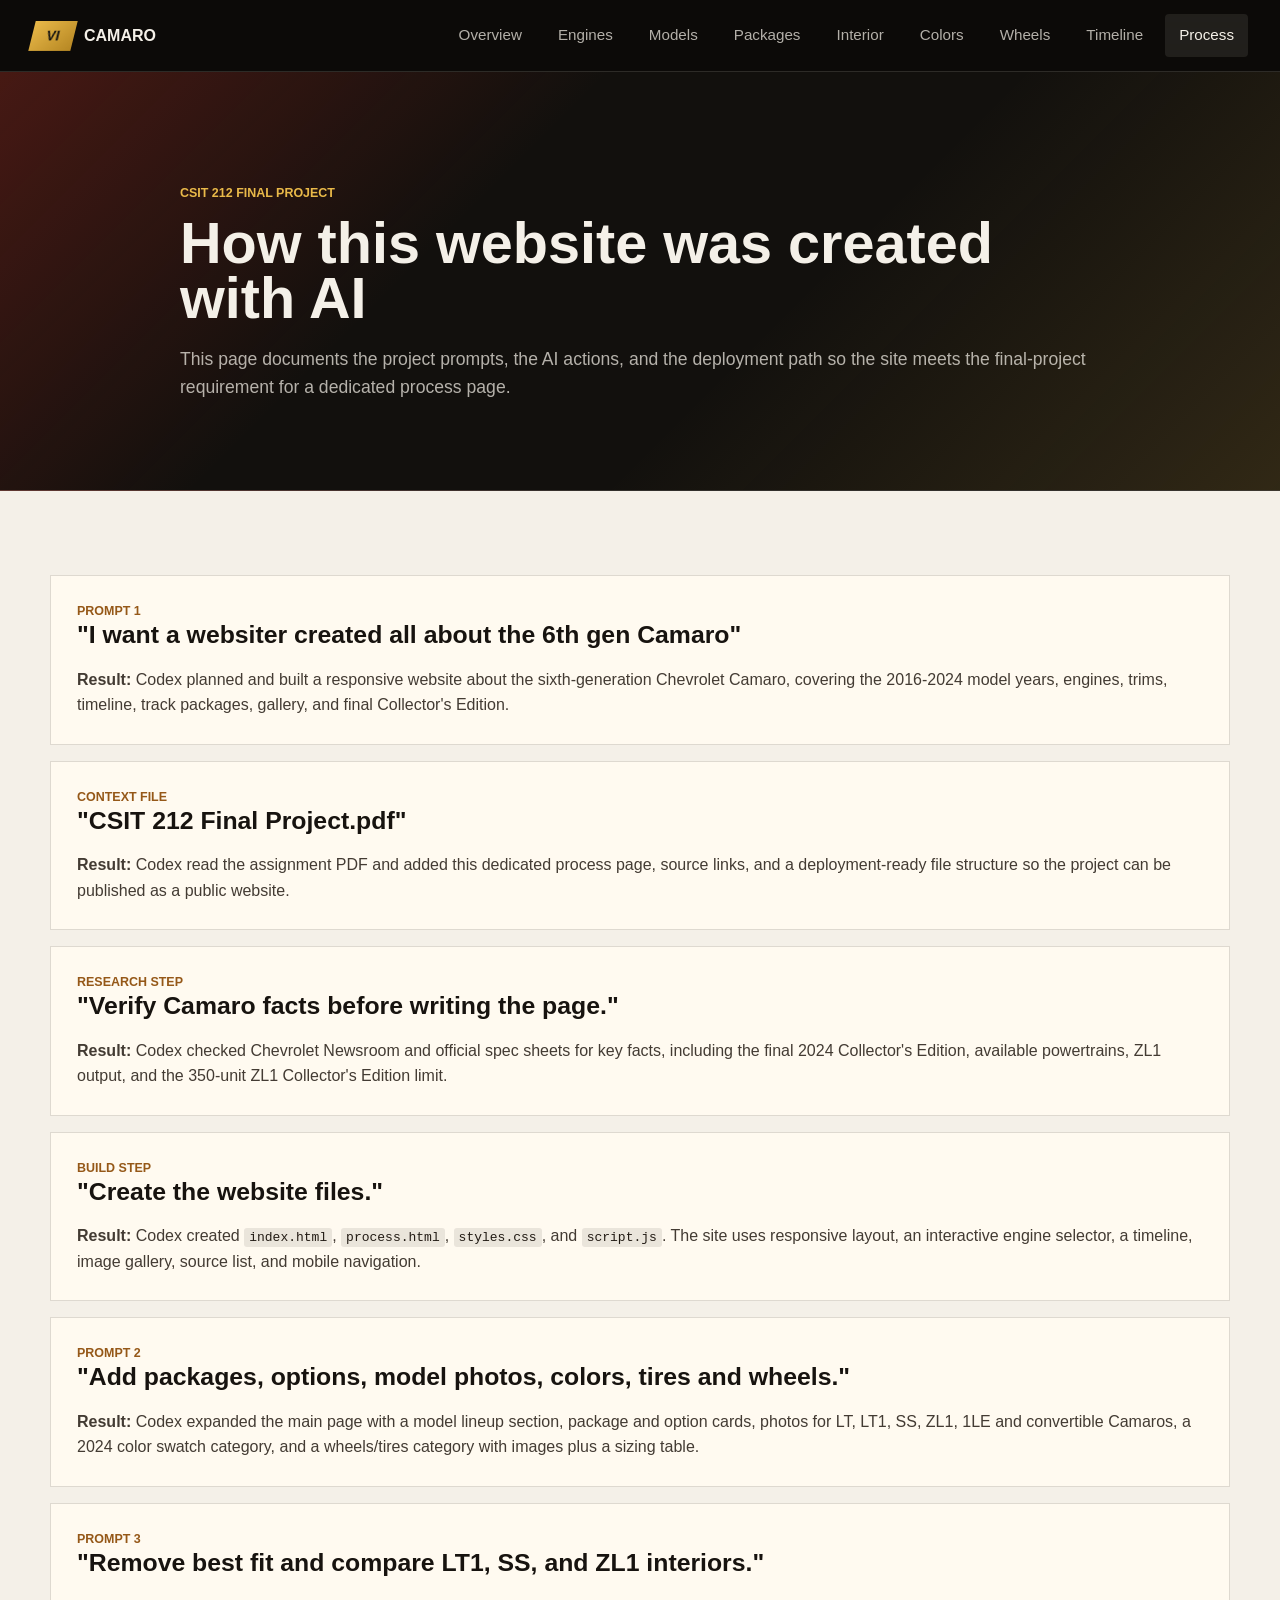
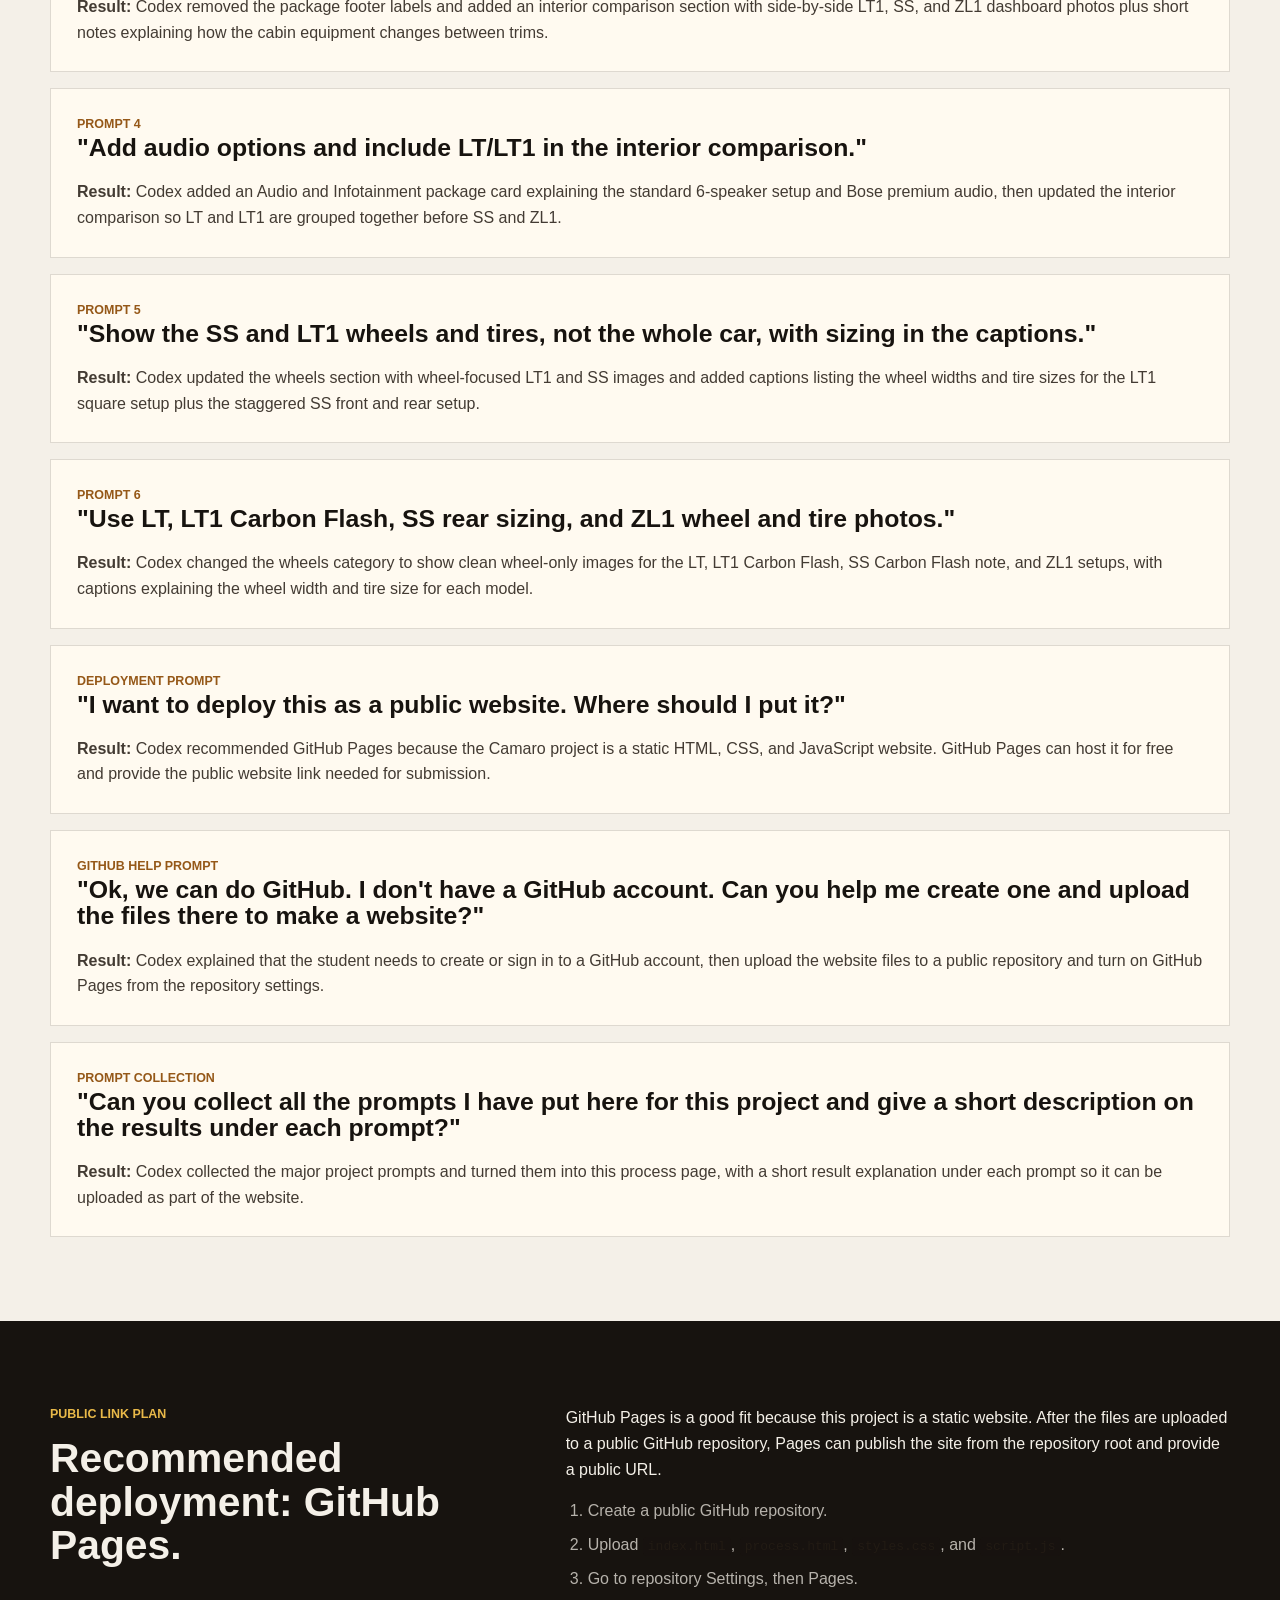
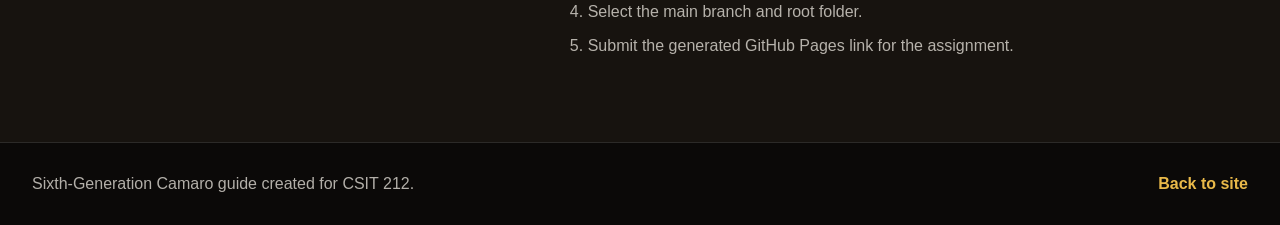
<file: process.html>
<!DOCTYPE html>
<html lang="en">
<head>
  <meta charset="UTF-8">
  <meta name="viewport" content="width=device-width, initial-scale=1.0">
  <title>Project Process | Sixth-Generation Camaro</title>
  <meta name="description" content="Prompt and process page for the CSIT 212 sixth-generation Camaro website project.">
  <link rel="stylesheet" href="styles.css?v=wheel-fix-2">
</head>
<body>
  <header class="site-header">
    <a class="brand" href="index.html" aria-label="Sixth-generation Camaro home">
      <span class="brand-mark">VI</span>
      <span>Camaro</span>
    </a>
    <button class="nav-toggle" type="button" aria-expanded="false" aria-controls="main-nav">
      <span></span>
      <span></span>
      <span></span>
      <span class="sr-only">Menu</span>
    </button>
    <nav id="main-nav" class="site-nav" aria-label="Primary navigation">
      <a href="index.html#overview">Overview</a>
      <a href="index.html#engines">Engines</a>
      <a href="index.html#models">Models</a>
      <a href="index.html#packages">Packages</a>
      <a href="index.html#interior">Interior</a>
      <a href="index.html#colors">Colors</a>
      <a href="index.html#wheels">Wheels</a>
      <a href="index.html#timeline">Timeline</a>
      <a href="process.html" aria-current="page">Process</a>
    </nav>
  </header>

  <main>
    <section class="process-hero">
      <div class="section-inner">
        <p class="eyebrow">CSIT 212 final project</p>
        <h1>How this website was created with AI</h1>
        <p>This page documents the project prompts, the AI actions, and the deployment path so the site meets the final-project requirement for a dedicated process page.</p>
      </div>
    </section>

    <section class="section process-band">
      <div class="section-inner">
        <div class="prompt-list">
          <article class="prompt-card">
            <p class="eyebrow">Prompt 1</p>
            <h2>"I want a websiter created all about the 6th gen Camaro"</h2>
            <p><strong>Result:</strong> Codex planned and built a responsive website about the sixth-generation Chevrolet Camaro, covering the 2016-2024 model years, engines, trims, timeline, track packages, gallery, and final Collector's Edition.</p>
          </article>

          <article class="prompt-card">
            <p class="eyebrow">Context file</p>
            <h2>"CSIT 212 Final Project.pdf"</h2>
            <p><strong>Result:</strong> Codex read the assignment PDF and added this dedicated process page, source links, and a deployment-ready file structure so the project can be published as a public website.</p>
          </article>

          <article class="prompt-card">
            <p class="eyebrow">Research step</p>
            <h2>"Verify Camaro facts before writing the page."</h2>
            <p><strong>Result:</strong> Codex checked Chevrolet Newsroom and official spec sheets for key facts, including the final 2024 Collector's Edition, available powertrains, ZL1 output, and the 350-unit ZL1 Collector's Edition limit.</p>
          </article>

          <article class="prompt-card">
            <p class="eyebrow">Build step</p>
            <h2>"Create the website files."</h2>
            <p><strong>Result:</strong> Codex created <code>index.html</code>, <code>process.html</code>, <code>styles.css</code>, and <code>script.js</code>. The site uses responsive layout, an interactive engine selector, a timeline, image gallery, source list, and mobile navigation.</p>
          </article>

          <article class="prompt-card">
            <p class="eyebrow">Prompt 2</p>
            <h2>"Add packages, options, model photos, colors, tires and wheels."</h2>
            <p><strong>Result:</strong> Codex expanded the main page with a model lineup section, package and option cards, photos for LT, LT1, SS, ZL1, 1LE and convertible Camaros, a 2024 color swatch category, and a wheels/tires category with images plus a sizing table.</p>
          </article>

          <article class="prompt-card">
            <p class="eyebrow">Prompt 3</p>
            <h2>"Remove best fit and compare LT1, SS, and ZL1 interiors."</h2>
            <p><strong>Result:</strong> Codex removed the package footer labels and added an interior comparison section with side-by-side LT1, SS, and ZL1 dashboard photos plus short notes explaining how the cabin equipment changes between trims.</p>
          </article>

          <article class="prompt-card">
            <p class="eyebrow">Prompt 4</p>
            <h2>"Add audio options and include LT/LT1 in the interior comparison."</h2>
            <p><strong>Result:</strong> Codex added an Audio and Infotainment package card explaining the standard 6-speaker setup and Bose premium audio, then updated the interior comparison so LT and LT1 are grouped together before SS and ZL1.</p>
          </article>

          <article class="prompt-card">
            <p class="eyebrow">Prompt 5</p>
            <h2>"Show the SS and LT1 wheels and tires, not the whole car, with sizing in the captions."</h2>
            <p><strong>Result:</strong> Codex updated the wheels section with wheel-focused LT1 and SS images and added captions listing the wheel widths and tire sizes for the LT1 square setup plus the staggered SS front and rear setup.</p>
          </article>

          <article class="prompt-card">
            <p class="eyebrow">Prompt 6</p>
            <h2>"Use LT, LT1 Carbon Flash, SS rear sizing, and ZL1 wheel and tire photos."</h2>
            <p><strong>Result:</strong> Codex changed the wheels category to show clean wheel-only images for the LT, LT1 Carbon Flash, SS Carbon Flash note, and ZL1 setups, with captions explaining the wheel width and tire size for each model.</p>
          </article>

          <article class="prompt-card">
            <p class="eyebrow">Deployment prompt</p>
            <h2>"I want to deploy this as a public website. Where should I put it?"</h2>
            <p><strong>Result:</strong> Codex recommended GitHub Pages because the Camaro project is a static HTML, CSS, and JavaScript website. GitHub Pages can host it for free and provide the public website link needed for submission.</p>
          </article>

          <article class="prompt-card">
            <p class="eyebrow">GitHub help prompt</p>
            <h2>"Ok, we can do GitHub. I don't have a GitHub account. Can you help me create one and upload the files there to make a website?"</h2>
            <p><strong>Result:</strong> Codex explained that the student needs to create or sign in to a GitHub account, then upload the website files to a public repository and turn on GitHub Pages from the repository settings.</p>
          </article>

          <article class="prompt-card">
            <p class="eyebrow">Prompt collection</p>
            <h2>"Can you collect all the prompts I have put here for this project and give a short description on the results under each prompt?"</h2>
            <p><strong>Result:</strong> Codex collected the major project prompts and turned them into this process page, with a short result explanation under each prompt so it can be uploaded as part of the website.</p>
          </article>
        </div>
      </div>
    </section>

    <section class="section deploy-band">
      <div class="section-inner two-column">
        <div>
          <p class="eyebrow">Public link plan</p>
          <h2>Recommended deployment: GitHub Pages.</h2>
        </div>
        <div class="lede">
          <p>GitHub Pages is a good fit because this project is a static website. After the files are uploaded to a public GitHub repository, Pages can publish the site from the repository root and provide a public URL.</p>
          <ol class="deploy-steps">
            <li>Create a public GitHub repository.</li>
            <li>Upload <code>index.html</code>, <code>process.html</code>, <code>styles.css</code>, and <code>script.js</code>.</li>
            <li>Go to repository Settings, then Pages.</li>
            <li>Select the main branch and root folder.</li>
            <li>Submit the generated GitHub Pages link for the assignment.</li>
          </ol>
        </div>
      </div>
    </section>
  </main>

  <footer class="site-footer">
    <p>Sixth-Generation Camaro guide created for CSIT 212.</p>
    <a href="index.html">Back to site</a>
  </footer>

  <script src="script.js"></script>
</body>
</html>
</file>
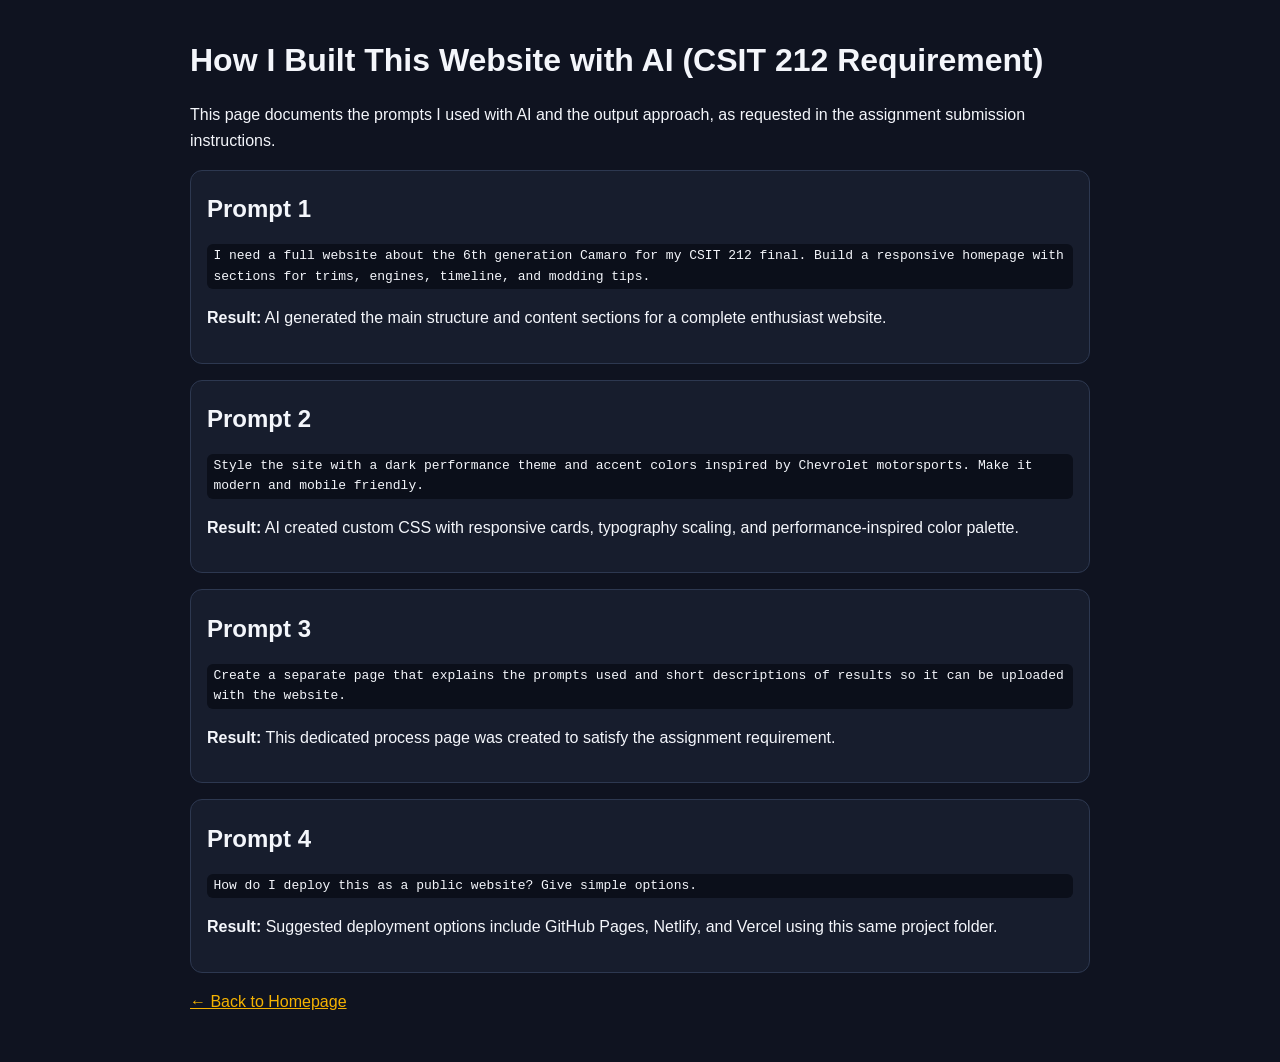
<file: prompts.html>
<!doctype html>
<html lang="en">
<head>
  <meta charset="UTF-8" />
  <meta name="viewport" content="width=device-width, initial-scale=1.0" />
  <title>Prompt Process • 6th Gen Camaro Hub</title>
  <style>
    body{margin:0;font-family:Arial,sans-serif;background:#0f1320;color:#f4f6fb;line-height:1.6}
    .wrap{width:min(900px,92%);margin:0 auto;padding:2rem 0}
    h1,h2{margin:.2rem 0 1rem}
    .card{background:#171d2d;border:1px solid #2d3850;border-radius:12px;padding:1rem;margin:1rem 0}
    code{background:#0b0f1a;padding:.1rem .4rem;border-radius:6px;display:block;white-space:pre-wrap}
    a{color:#f5b301}
  </style>
</head>
<body>
  <main class="wrap">
    <h1>How I Built This Website with AI (CSIT 212 Requirement)</h1>
    <p>This page documents the prompts I used with AI and the output approach, as requested in the assignment submission instructions.</p>

    <div class="card">
      <h2>Prompt 1</h2>
      <code>I need a full website about the 6th generation Camaro for my CSIT 212 final. Build a responsive homepage with sections for trims, engines, timeline, and modding tips.</code>
      <p><strong>Result:</strong> AI generated the main structure and content sections for a complete enthusiast website.</p>
    </div>

    <div class="card">
      <h2>Prompt 2</h2>
      <code>Style the site with a dark performance theme and accent colors inspired by Chevrolet motorsports. Make it modern and mobile friendly.</code>
      <p><strong>Result:</strong> AI created custom CSS with responsive cards, typography scaling, and performance-inspired color palette.</p>
    </div>

    <div class="card">
      <h2>Prompt 3</h2>
      <code>Create a separate page that explains the prompts used and short descriptions of results so it can be uploaded with the website.</code>
      <p><strong>Result:</strong> This dedicated process page was created to satisfy the assignment requirement.</p>
    </div>

    <div class="card">
      <h2>Prompt 4</h2>
      <code>How do I deploy this as a public website? Give simple options.</code>
      <p><strong>Result:</strong> Suggested deployment options include GitHub Pages, Netlify, and Vercel using this same project folder.</p>
    </div>

    <p><a href="index.html">← Back to Homepage</a></p>
  </main>
</body>
</html>
</file>
<file: styles.css>
:root {
  color-scheme: dark;
  --coal: #0d0b09;
  --ink: #17130f;
  --charcoal: #24201a;
  --steel: #8a9397;
  --silver: #d7d9d6;
  --paper: #f4f0e8;
  --red: #cf2f24;
  --gold: #e9b949;
  --blue: #2f75c8;
  --line: rgba(244, 240, 232, 0.14);
  --soft: rgba(244, 240, 232, 0.72);
  --shadow: 0 24px 70px rgba(0, 0, 0, 0.36);
}

* {
  box-sizing: border-box;
}

html {
  scroll-behavior: smooth;
  scroll-padding-top: 82px;
}

body {
  margin: 0;
  background: var(--coal);
  color: var(--paper);
  font-family: Arial, Helvetica, sans-serif;
  line-height: 1.6;
}

img {
  display: block;
  max-width: 100%;
}

a {
  color: inherit;
}

button,
a {
  -webkit-tap-highlight-color: transparent;
}

.sr-only {
  position: absolute;
  width: 1px;
  height: 1px;
  padding: 0;
  margin: -1px;
  overflow: hidden;
  clip: rect(0, 0, 0, 0);
  white-space: nowrap;
  border: 0;
}

.site-header {
  position: sticky;
  top: 0;
  z-index: 20;
  display: flex;
  align-items: center;
  justify-content: space-between;
  min-height: 72px;
  padding: 0 32px;
  background: rgba(13, 11, 9, 0.88);
  border-bottom: 1px solid var(--line);
  backdrop-filter: blur(18px);
}

.brand {
  display: inline-flex;
  align-items: center;
  gap: 10px;
  color: var(--paper);
  font-size: 1rem;
  font-weight: 800;
  text-decoration: none;
  text-transform: uppercase;
}

.brand-mark {
  display: grid;
  place-items: center;
  width: 42px;
  height: 30px;
  background: linear-gradient(135deg, var(--gold), #b68723);
  color: #111;
  font-size: 0.85rem;
  font-weight: 900;
  transform: skewX(-14deg);
}

.site-nav {
  display: flex;
  align-items: center;
  gap: 8px;
}

.site-nav a {
  min-height: 40px;
  padding: 9px 14px;
  border-radius: 4px;
  color: var(--soft);
  font-size: 0.95rem;
  text-decoration: none;
}

.site-nav a:hover,
.site-nav a:focus-visible,
.site-nav a[aria-current="page"] {
  background: rgba(244, 240, 232, 0.09);
  color: var(--paper);
  outline: none;
}

.nav-toggle {
  display: none;
  width: 44px;
  height: 44px;
  padding: 0;
  border: 1px solid var(--line);
  border-radius: 4px;
  background: rgba(244, 240, 232, 0.04);
  cursor: pointer;
}

.nav-toggle span:not(.sr-only) {
  display: block;
  width: 20px;
  height: 2px;
  margin: 5px auto;
  background: var(--paper);
}

.hero {
  position: relative;
  min-height: 82vh;
  display: grid;
  align-items: end;
  padding: 80px 32px 32px;
  overflow: hidden;
  isolation: isolate;
}

.hero-media {
  position: absolute;
  inset: 0;
  z-index: -2;
  background:
    linear-gradient(90deg, rgba(13, 11, 9, 0.96) 0%, rgba(13, 11, 9, 0.78) 38%, rgba(13, 11, 9, 0.18) 76%),
    linear-gradient(0deg, rgba(13, 11, 9, 0.96) 0%, rgba(13, 11, 9, 0.06) 54%),
    url("https://upload.wikimedia.org/wikipedia/commons/thumb/5/5e/2019_Chevrolet_Camaro_SS_front_NYIAS_2019.jpg/1280px-2019_Chevrolet_Camaro_SS_front_NYIAS_2019.jpg") center right / cover no-repeat;
}

.hero::after {
  content: "";
  position: absolute;
  inset: auto 0 0;
  height: 7px;
  background: linear-gradient(90deg, var(--red), var(--gold), var(--blue));
}

.hero-content {
  width: min(820px, 100%);
  margin-bottom: 44px;
}

.eyebrow {
  margin: 0 0 12px;
  color: var(--gold);
  font-size: 0.78rem;
  font-weight: 800;
  text-transform: uppercase;
}

h1,
h2,
h3,
p {
  margin-top: 0;
}

h1 {
  margin-bottom: 18px;
  font-size: 4.5rem;
  line-height: 0.96;
  letter-spacing: 0;
}

h2 {
  margin-bottom: 18px;
  font-size: 2.55rem;
  line-height: 1.06;
  letter-spacing: 0;
}

h3 {
  margin-bottom: 10px;
  font-size: 1.25rem;
  line-height: 1.2;
  letter-spacing: 0;
}

.hero-copy {
  max-width: 680px;
  color: var(--soft);
  font-size: 1.18rem;
}

.hero-actions {
  display: flex;
  flex-wrap: wrap;
  gap: 12px;
  margin-top: 28px;
}

.button {
  display: inline-flex;
  align-items: center;
  justify-content: center;
  min-height: 46px;
  padding: 11px 18px;
  border: 1px solid transparent;
  border-radius: 4px;
  font-weight: 800;
  text-decoration: none;
}

.button.primary {
  background: var(--red);
  color: #fff;
}

.button.ghost {
  border-color: rgba(244, 240, 232, 0.34);
  background: rgba(13, 11, 9, 0.34);
  color: var(--paper);
}

.hero-stats {
  display: grid;
  grid-template-columns: repeat(3, minmax(0, 1fr));
  gap: 1px;
  width: min(920px, 100%);
  margin: 0;
  background: var(--line);
  border: 1px solid var(--line);
  box-shadow: var(--shadow);
}

.hero-stats div {
  min-height: 112px;
  padding: 18px;
  background: rgba(13, 11, 9, 0.78);
}

dt {
  color: var(--steel);
  font-size: 0.82rem;
  font-weight: 800;
  text-transform: uppercase;
}

dd {
  margin: 4px 0 0;
  color: var(--paper);
  font-size: 1.45rem;
  font-weight: 900;
}

.section {
  padding: 84px 32px;
}

.section-inner {
  width: min(1180px, 100%);
  margin: 0 auto;
}

.two-column {
  display: grid;
  grid-template-columns: minmax(0, 0.82fr) minmax(0, 1.18fr);
  gap: 54px;
  align-items: start;
}

.intro-band,
.source-band {
  background: var(--paper);
  color: var(--ink);
}

.intro-band .eyebrow,
.source-band .eyebrow {
  color: #955818;
}

.intro-band .lede,
.source-band a {
  color: #433b33;
}

.lede p:last-child {
  margin-bottom: 0;
}

.section-heading {
  max-width: 760px;
  margin-bottom: 34px;
}

.section-heading p:not(.eyebrow) {
  color: var(--soft);
  font-size: 1.05rem;
}

.engine-band {
  background:
    linear-gradient(135deg, rgba(207, 47, 36, 0.13), transparent 32%),
    linear-gradient(315deg, rgba(47, 117, 200, 0.16), transparent 40%),
    #12100d;
}

.engine-tabs {
  display: grid;
  grid-template-columns: repeat(4, minmax(0, 1fr));
  gap: 8px;
  margin-bottom: 18px;
}

.tab-button {
  min-height: 48px;
  border: 1px solid var(--line);
  border-radius: 4px;
  background: rgba(244, 240, 232, 0.05);
  color: var(--soft);
  font: inherit;
  font-weight: 800;
  cursor: pointer;
}

.tab-button:hover,
.tab-button:focus-visible,
.tab-button.active {
  background: var(--gold);
  color: #14100b;
  outline: none;
}

.engine-detail {
  display: grid;
  grid-template-columns: minmax(0, 1.2fr) minmax(320px, 0.8fr);
  gap: 28px;
  align-items: stretch;
  min-height: 250px;
  padding: 28px;
  border: 1px solid var(--line);
  background: rgba(244, 240, 232, 0.06);
}

.engine-detail p {
  color: var(--soft);
}

.engine-specs {
  display: grid;
  grid-template-columns: 1fr;
  gap: 1px;
  margin: 0;
  background: var(--line);
}

.engine-specs div {
  min-height: 70px;
  padding: 14px;
  background: #17130f;
}

.power-chart {
  display: grid;
  gap: 14px;
  margin-top: 30px;
}

.bar-row {
  display: grid;
  grid-template-columns: 140px minmax(0, 1fr) 76px;
  gap: 16px;
  align-items: center;
}

.bar-row > span {
  color: var(--soft);
  font-weight: 800;
}

.bar-row strong {
  text-align: right;
}

.bar-track {
  height: 16px;
  background: rgba(244, 240, 232, 0.1);
  overflow: hidden;
}

.bar-track span {
  display: block;
  width: var(--bar);
  height: 100%;
  background: linear-gradient(90deg, var(--red), var(--gold));
}

.trim-band {
  background: #18130f;
}

.trim-grid {
  display: grid;
  grid-template-columns: repeat(4, minmax(0, 1fr));
  gap: 1px;
  background: var(--line);
  border: 1px solid var(--line);
}

.trim-card {
  min-height: 264px;
  padding: 24px;
  background: #100e0b;
}

.trim-card span {
  display: inline-grid;
  place-items: center;
  min-width: 58px;
  min-height: 32px;
  margin-bottom: 22px;
  border-left: 4px solid var(--red);
  background: rgba(244, 240, 232, 0.08);
  color: var(--gold);
  font-weight: 900;
}

.trim-card p {
  color: var(--soft);
}

.packages-band {
  background:
    linear-gradient(135deg, rgba(233, 185, 73, 0.1), transparent 34%),
    #100e0b;
}

.package-layout {
  display: grid;
  grid-template-columns: repeat(3, minmax(0, 1fr));
  gap: 14px;
}

.package-card {
  min-height: 220px;
  display: flex;
  flex-direction: column;
  gap: 14px;
  padding: 22px;
  border: 1px solid var(--line);
  background: rgba(244, 240, 232, 0.06);
}

.package-card p {
  margin-bottom: 0;
  color: var(--soft);
}

.featured-package {
  background:
    linear-gradient(135deg, rgba(207, 47, 36, 0.25), rgba(244, 240, 232, 0.06));
  border-color: rgba(233, 185, 73, 0.35);
}

.audio-package {
  border-color: rgba(47, 117, 200, 0.34);
  background:
    linear-gradient(135deg, rgba(47, 117, 200, 0.22), rgba(244, 240, 232, 0.06));
}

.interior-band {
  background:
    linear-gradient(135deg, rgba(47, 117, 200, 0.14), transparent 32%),
    #15110e;
}

.interior-grid {
  display: grid;
  grid-template-columns: repeat(3, minmax(0, 1fr));
  gap: 18px;
}

.interior-grid figure {
  margin: 0;
  border: 1px solid var(--line);
  background: rgba(244, 240, 232, 0.06);
}

.interior-grid img {
  width: 100%;
  height: 250px;
  object-fit: cover;
  background: #24201a;
}

.interior-grid figcaption {
  display: grid;
  gap: 6px;
  min-height: 170px;
  padding: 16px;
  color: var(--soft);
}

.interior-grid figcaption strong {
  color: var(--paper);
  font-size: 1.06rem;
}

.interior-notes {
  display: grid;
  grid-template-columns: repeat(3, minmax(0, 1fr));
  gap: 1px;
  margin-top: 24px;
  background: var(--line);
  border: 1px solid var(--line);
}

.interior-notes div {
  min-height: 108px;
  padding: 18px;
  background: rgba(13, 11, 9, 0.7);
}

.interior-notes strong,
.interior-notes span {
  display: block;
}

.interior-notes strong {
  color: var(--gold);
  font-size: 1.08rem;
}

.interior-notes span {
  margin-top: 6px;
  color: var(--soft);
}

.model-photo-band {
  background: var(--paper);
  color: var(--ink);
}

.model-photo-band .eyebrow {
  color: #955818;
}

.model-photo-band .section-heading p:not(.eyebrow) {
  color: #544a3d;
}

.model-gallery {
  display: grid;
  grid-template-columns: repeat(3, minmax(0, 1fr));
  gap: 18px;
}

.model-gallery figure {
  margin: 0;
  border: 1px solid rgba(23, 19, 15, 0.14);
  background: #fffaf0;
}

.model-gallery img {
  width: 100%;
  height: 270px;
  object-fit: cover;
  background: #ddd7cc;
}

.model-gallery figcaption {
  display: grid;
  gap: 4px;
  min-height: 102px;
  padding: 15px;
  color: #4c4337;
}

.model-gallery figcaption strong {
  color: var(--ink);
  font-size: 1.05rem;
}

.colors-band {
  background:
    linear-gradient(135deg, rgba(47, 117, 200, 0.14), transparent 32%),
    #17130f;
}

.color-grid {
  display: grid;
  grid-template-columns: repeat(4, minmax(0, 1fr));
  gap: 12px;
}

.paint-chip {
  min-height: 156px;
  padding: 14px;
  border: 1px solid var(--line);
  background: rgba(244, 240, 232, 0.06);
}

.paint-chip span {
  display: block;
  height: 66px;
  margin-bottom: 14px;
  border: 1px solid rgba(244, 240, 232, 0.18);
  background:
    linear-gradient(135deg, rgba(255, 255, 255, 0.35), transparent 38%),
    var(--paint);
}

.paint-chip.light-paint span {
  border-color: rgba(23, 19, 15, 0.22);
}

.paint-chip strong,
.paint-chip small {
  display: block;
}

.paint-chip strong {
  color: var(--paper);
  line-height: 1.2;
}

.paint-chip small {
  margin-top: 6px;
  color: var(--steel);
  font-weight: 800;
}

.wheels-band {
  background: var(--paper);
  color: var(--ink);
}

.wheels-band .eyebrow {
  color: #955818;
}

.wheels-band .section-heading p:not(.eyebrow) {
  color: #544a3d;
}

.wheel-photo-grid {
  display: grid;
  grid-template-columns: repeat(4, minmax(0, 1fr));
  gap: 18px;
  margin-bottom: 26px;
}

.wheel-photo-grid figure {
  margin: 0;
  border: 1px solid rgba(23, 19, 15, 0.14);
  background: #fffaf0;
}

.wheel-photo-grid .wheel-photo {
  display: block;
  width: 100%;
  aspect-ratio: 1 / 1;
  height: auto;
  object-fit: cover;
  object-position: var(--wheel-position, center);
  background-color: #ddd7cc;
}

.wheel-crop-lt {
  --wheel-position: 25% 82%;
}

.wheel-crop-lt1-carbon {
  --wheel-position: 30% 87%;
}

.wheel-crop-ss-carbon {
  --wheel-position: 35% 87%;
}

.wheel-crop-zl1 {
  --wheel-position: 36% 89%;
}

.wheel-photo-grid figcaption {
  display: grid;
  gap: 5px;
  align-content: start;
  min-height: 132px;
  padding: 14px;
  color: #4c4337;
}

.wheel-photo-grid figcaption strong {
  color: var(--ink);
}

.wheel-photo-grid figcaption span {
  display: block;
}

.wheel-table-wrap {
  overflow-x: auto;
  border: 1px solid rgba(23, 19, 15, 0.14);
  background: #fffaf0;
}

.wheel-table {
  width: 100%;
  min-width: 820px;
  border-collapse: collapse;
}

.wheel-table caption {
  padding: 16px;
  color: var(--ink);
  font-weight: 900;
  text-align: left;
}

.wheel-table th,
.wheel-table td {
  padding: 14px 16px;
  border-top: 1px solid rgba(23, 19, 15, 0.12);
  color: #433b33;
  text-align: left;
  vertical-align: top;
}

.wheel-table thead th,
.wheel-table tbody th {
  color: var(--ink);
}

.timeline-band {
  background: var(--paper);
  color: var(--ink);
}

.timeline-band .eyebrow {
  color: #955818;
}

.timeline {
  position: relative;
  display: grid;
  grid-template-columns: repeat(3, minmax(0, 1fr));
  gap: 1px;
  padding: 0;
  margin: 0;
  list-style: none;
  background: rgba(23, 19, 15, 0.16);
  border: 1px solid rgba(23, 19, 15, 0.12);
}

.timeline li {
  min-height: 230px;
  padding: 24px;
  background: #fffaf0;
}

.timeline time {
  display: inline-block;
  margin-bottom: 12px;
  color: var(--red);
  font-weight: 900;
}

.timeline strong {
  display: block;
  color: var(--ink);
  font-size: 1.15rem;
}

.timeline p {
  margin-bottom: 0;
  color: #544a3d;
}

.collector-band {
  position: relative;
  min-height: 620px;
  display: grid;
  align-items: center;
  overflow: hidden;
}

.collector-image {
  position: absolute;
  inset: 0;
  background:
    linear-gradient(90deg, rgba(13, 11, 9, 0.97), rgba(13, 11, 9, 0.72) 42%, rgba(13, 11, 9, 0.18)),
    url("https://upload.wikimedia.org/wikipedia/commons/thumb/8/83/Chevrolet_Camaro_ZL1.jpg/1280px-Chevrolet_Camaro_ZL1.jpg") center right / cover no-repeat;
  filter: saturate(0.75) contrast(1.05);
}

.collector-content {
  position: relative;
}

.collector-content h2,
.collector-content p {
  max-width: 720px;
}

.collector-content p:not(.eyebrow) {
  color: var(--soft);
}

.collector-facts {
  display: grid;
  grid-template-columns: repeat(3, minmax(0, 1fr));
  gap: 1px;
  width: min(760px, 100%);
  margin-top: 28px;
  background: var(--line);
  border: 1px solid var(--line);
}

.collector-facts div {
  min-height: 112px;
  padding: 18px;
  background: rgba(13, 11, 9, 0.78);
}

.collector-facts strong {
  display: block;
  color: var(--gold);
  font-size: 1.7rem;
}

.collector-facts span {
  color: var(--soft);
}

.gallery-band {
  background: #161310;
}

.gallery-grid {
  display: grid;
  grid-template-columns: 1.1fr 0.9fr 0.9fr;
  gap: 18px;
}

.gallery-grid figure {
  margin: 0;
  background: rgba(244, 240, 232, 0.06);
  border: 1px solid var(--line);
}

.gallery-grid img {
  width: 100%;
  height: 310px;
  object-fit: cover;
  background: #24201a;
}

.gallery-grid figure:first-child img {
  height: 420px;
}

.gallery-grid figcaption {
  min-height: 76px;
  padding: 14px 16px;
  color: var(--soft);
  font-size: 0.95rem;
}

.sources {
  display: grid;
  grid-template-columns: minmax(0, 0.8fr) minmax(0, 1.2fr);
  gap: 36px;
}

.sources ul {
  margin: 0;
  padding-left: 20px;
}

.sources li + li {
  margin-top: 10px;
}

.site-footer {
  display: flex;
  justify-content: space-between;
  gap: 20px;
  padding: 28px 32px;
  border-top: 1px solid var(--line);
  background: #0b0908;
  color: var(--soft);
}

.site-footer p {
  margin: 0;
}

.site-footer a {
  color: var(--gold);
  font-weight: 800;
  text-decoration: none;
}

.process-hero {
  padding: 112px 32px 72px;
  background:
    linear-gradient(135deg, rgba(207, 47, 36, 0.28), transparent 36%),
    linear-gradient(315deg, rgba(233, 185, 73, 0.14), transparent 40%),
    #12100d;
  border-bottom: 1px solid var(--line);
}

.process-hero .section-inner {
  max-width: 920px;
}

.process-hero h1 {
  font-size: 3.6rem;
}

.process-hero p:not(.eyebrow) {
  color: var(--soft);
  font-size: 1.1rem;
}

.process-band {
  background: var(--paper);
  color: var(--ink);
}

.prompt-list {
  display: grid;
  gap: 16px;
}

.prompt-card {
  padding: 26px;
  border: 1px solid rgba(23, 19, 15, 0.14);
  background: #fffaf0;
}

.prompt-card .eyebrow {
  color: #955818;
}

.prompt-card h2 {
  font-size: 1.55rem;
}

.prompt-card p {
  margin-bottom: 0;
  color: #433b33;
}

.prompt-card code,
.deploy-steps code {
  padding: 2px 5px;
  border-radius: 3px;
  background: rgba(23, 19, 15, 0.09);
  color: #221b14;
}

.deploy-band {
  background: #17130f;
}

.deploy-steps {
  margin: 16px 0 0;
  padding-left: 22px;
  color: var(--soft);
}

.deploy-steps li + li {
  margin-top: 8px;
}

@media (max-width: 980px) {
  .site-header {
    padding: 0 20px;
  }

  .nav-toggle {
    display: block;
  }

  .site-nav {
    position: absolute;
    left: 0;
    right: 0;
    top: 72px;
    display: none;
    grid-template-columns: 1fr;
    padding: 10px 20px 18px;
    background: rgba(13, 11, 9, 0.98);
    border-bottom: 1px solid var(--line);
  }

  .site-nav.open {
    display: grid;
  }

  h1,
  .process-hero h1 {
    font-size: 3.2rem;
  }

  h2 {
    font-size: 2.1rem;
  }

  .two-column,
  .engine-detail,
  .sources {
    grid-template-columns: 1fr;
  }

  .engine-tabs,
  .trim-grid,
  .package-layout,
  .interior-grid,
  .interior-notes,
  .model-gallery,
  .color-grid,
  .wheel-photo-grid,
  .timeline,
  .collector-facts,
  .gallery-grid {
    grid-template-columns: repeat(2, minmax(0, 1fr));
  }

  .gallery-grid figure:first-child {
    grid-column: 1 / -1;
  }
}

@media (max-width: 660px) {
  .hero,
  .section,
  .process-hero {
    padding-left: 18px;
    padding-right: 18px;
  }

  .hero {
    min-height: 84vh;
    padding-top: 56px;
  }

  .hero-media {
    background:
      linear-gradient(180deg, rgba(13, 11, 9, 0.36), rgba(13, 11, 9, 0.96) 68%),
      url("https://upload.wikimedia.org/wikipedia/commons/thumb/5/5e/2019_Chevrolet_Camaro_SS_front_NYIAS_2019.jpg/1280px-2019_Chevrolet_Camaro_SS_front_NYIAS_2019.jpg") center / cover no-repeat;
  }

  h1,
  .process-hero h1 {
    font-size: 2.45rem;
  }

  h2 {
    font-size: 1.75rem;
  }

  .hero-content {
    margin-bottom: 28px;
  }

  .hero-copy,
  .process-hero p:not(.eyebrow) {
    font-size: 1rem;
  }

  .hero-stats,
  .engine-tabs,
  .trim-grid,
  .package-layout,
  .interior-grid,
  .interior-notes,
  .model-gallery,
  .color-grid,
  .wheel-photo-grid,
  .timeline,
  .collector-facts,
  .gallery-grid {
    grid-template-columns: 1fr;
  }

  .engine-detail {
    min-height: auto;
    padding: 20px;
  }

  .bar-row {
    grid-template-columns: 1fr;
    gap: 6px;
  }

  .bar-row strong {
    text-align: left;
  }

  .collector-band {
    min-height: 720px;
  }

  .collector-image {
    background:
      linear-gradient(180deg, rgba(13, 11, 9, 0.24), rgba(13, 11, 9, 0.96) 68%),
      url("https://upload.wikimedia.org/wikipedia/commons/thumb/8/83/Chevrolet_Camaro_ZL1.jpg/1280px-Chevrolet_Camaro_ZL1.jpg") center / cover no-repeat;
  }

  .gallery-grid img,
  .gallery-grid figure:first-child img,
  .interior-grid img,
  .model-gallery img {
    height: 260px;
  }

  .site-footer {
    flex-direction: column;
    padding-left: 18px;
    padding-right: 18px;
  }
}
</file>
